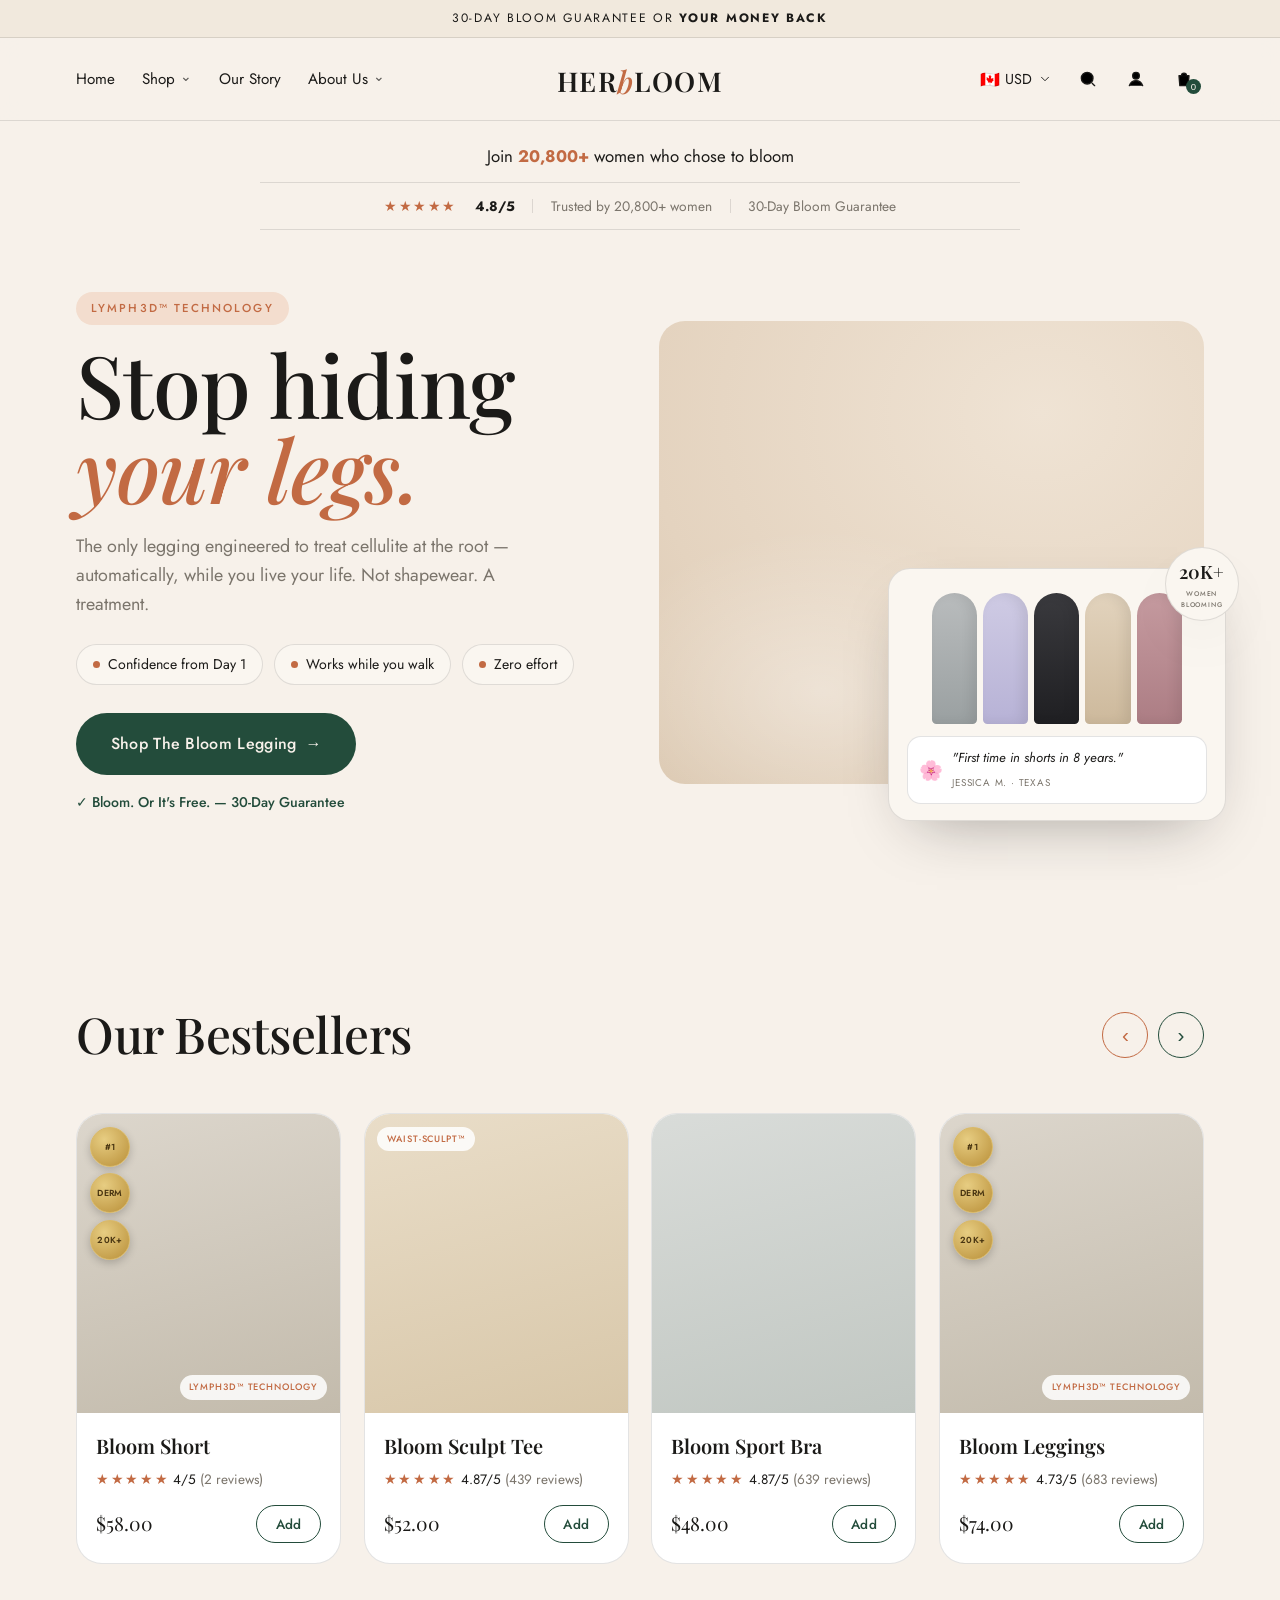
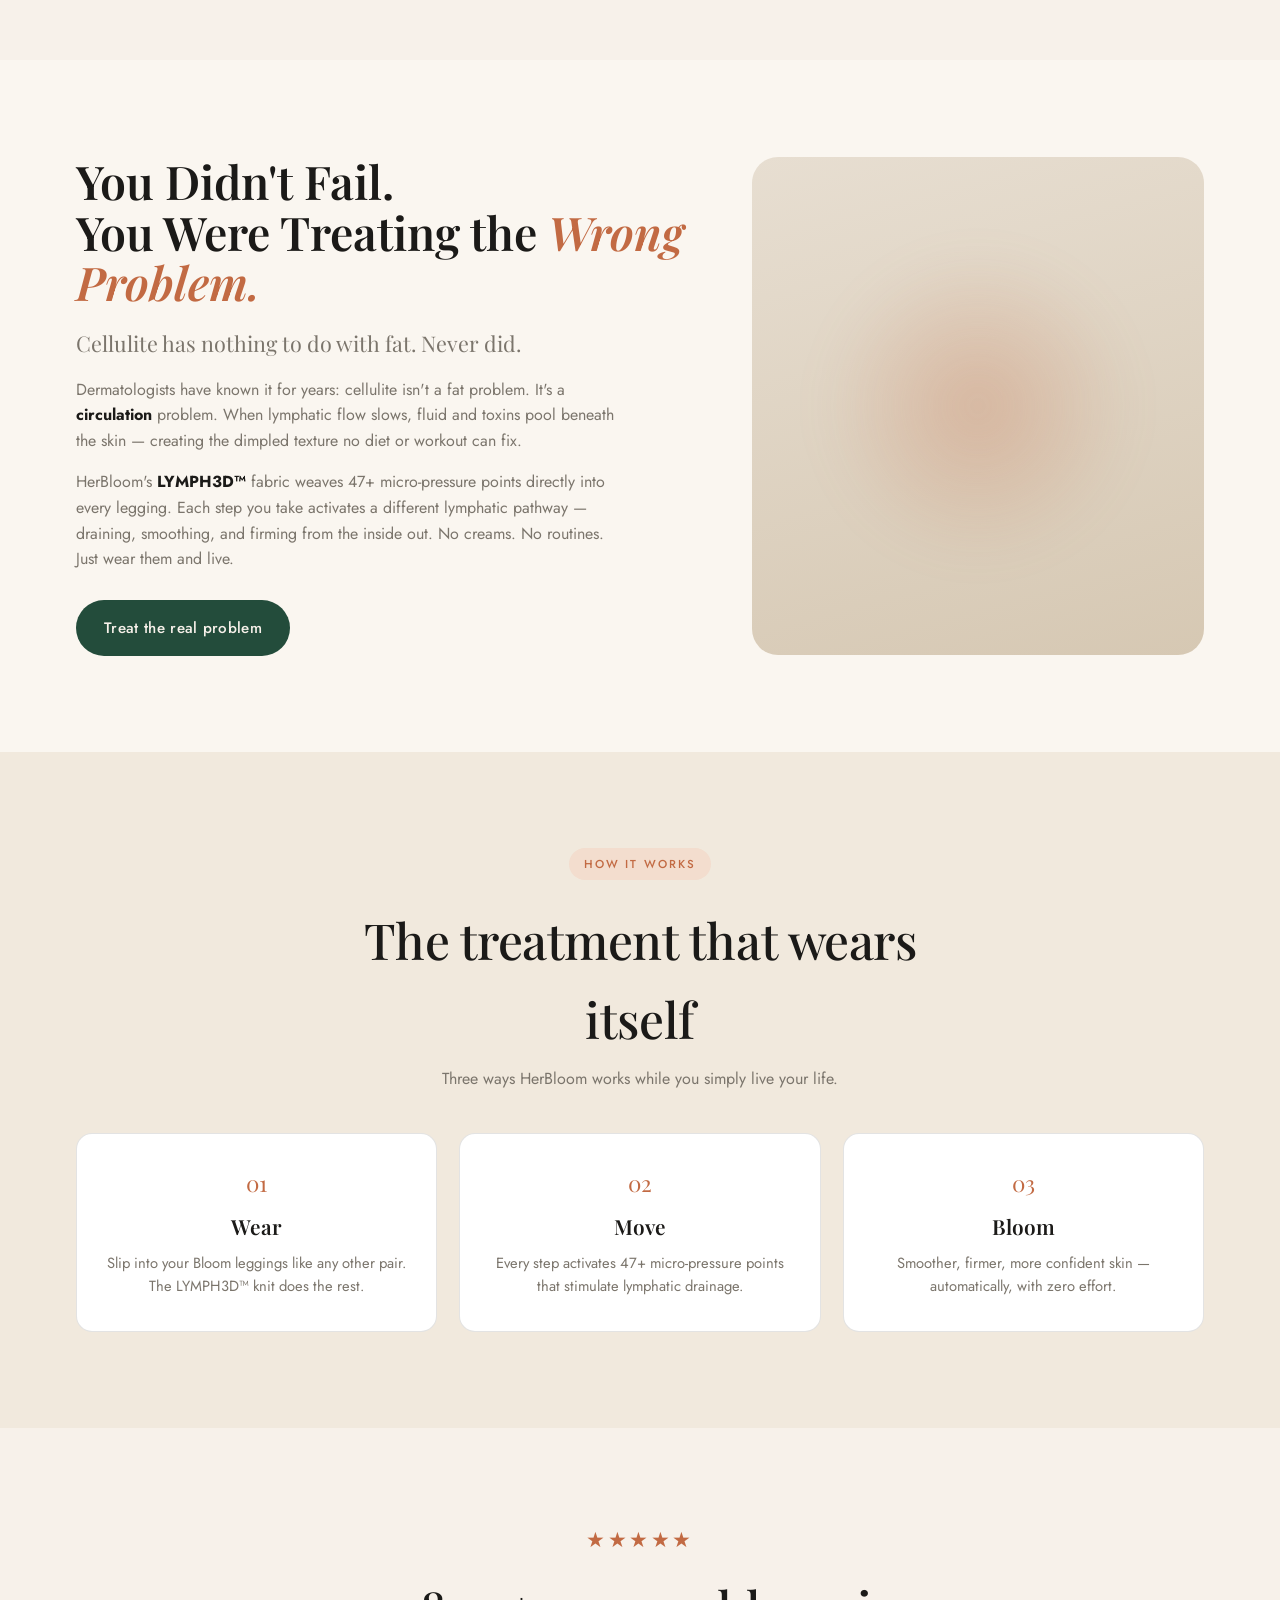
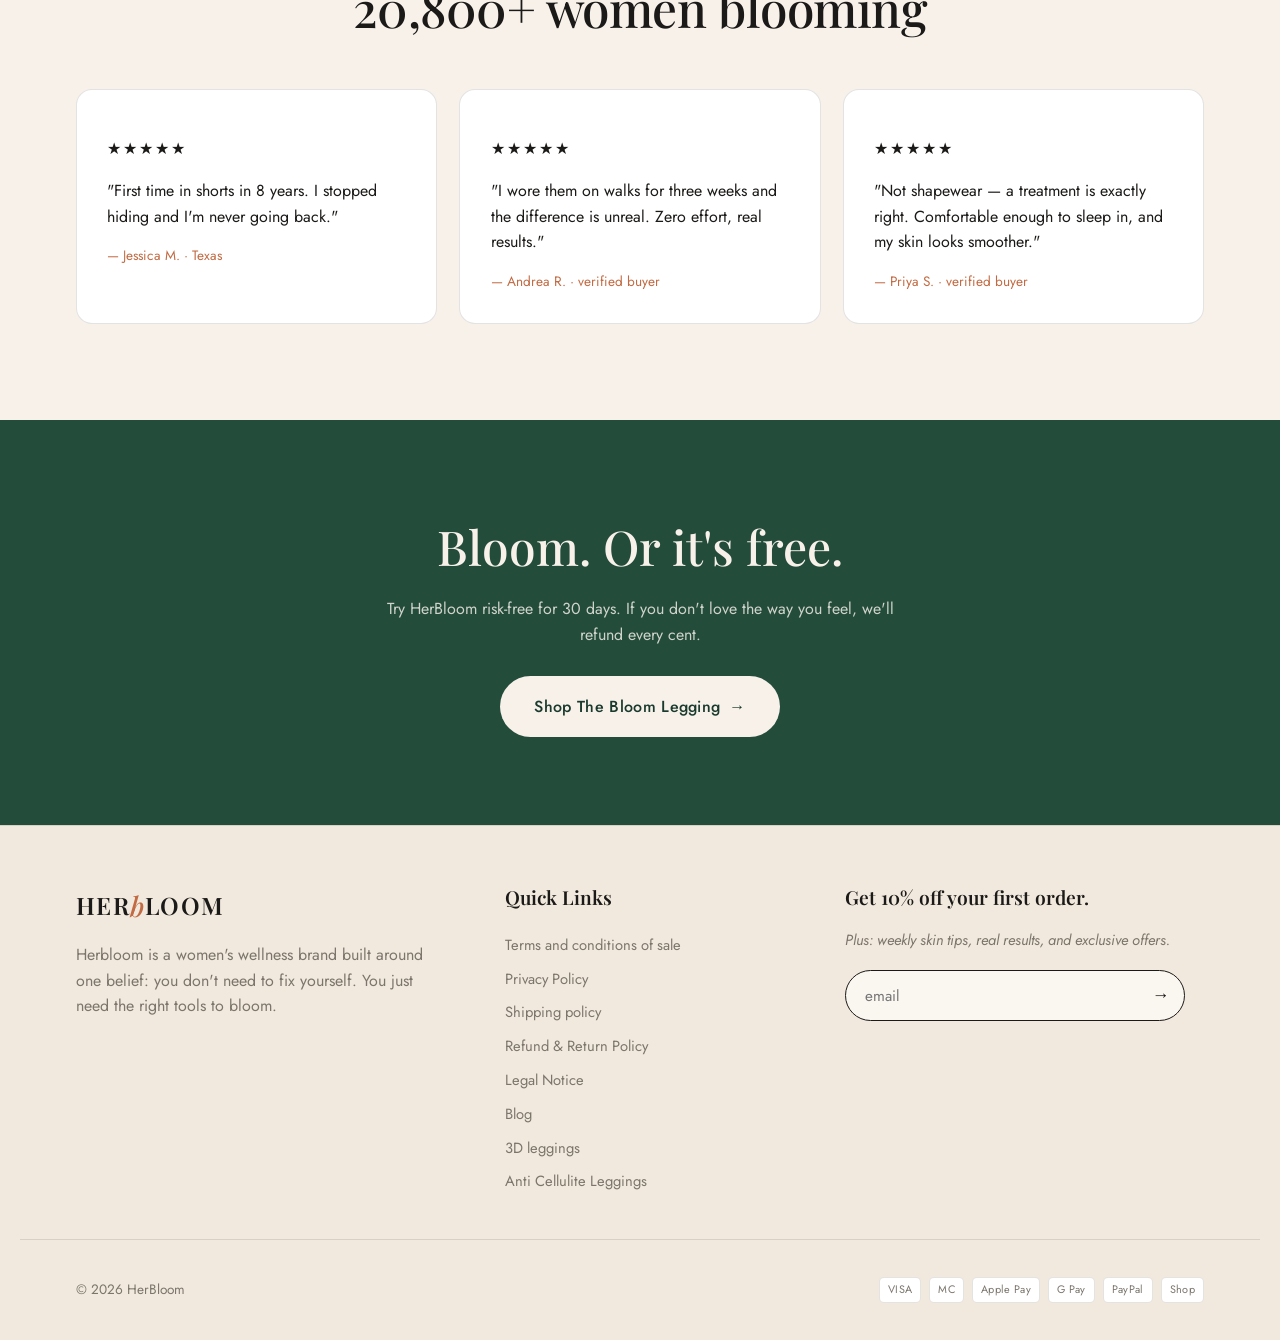
<file: index.html>
<!DOCTYPE html>
<html lang="en">
<head>
  <meta charset="UTF-8" />
  <meta name="viewport" content="width=device-width, initial-scale=1.0" />
  <title>HerBloom — Stop Hiding Your Legs. The Anti-Cellulite Legging.</title>
  <meta name="description" content="HerBloom leggings are engineered with LYMPH3D™ technology to treat cellulite at the root — automatically, while you live your life. Not shapewear. A treatment." />
  <link rel="preconnect" href="https://fonts.googleapis.com" />
  <link rel="preconnect" href="https://fonts.gstatic.com" crossorigin />
  <link rel="stylesheet" href="styles.css" />
</head>
<body>
  <!-- Announcement bar -->
  <div class="announce">
    <span>30-DAY BLOOM GUARANTEE OR <strong>YOUR MONEY BACK</strong></span>
  </div>

  <!-- Header -->
  <header class="header" id="top">
    <div class="container header__inner">
      <button class="icon-btn header__menu" aria-label="Open menu" id="menuToggle">
        <svg viewBox="0 0 24 24" width="22" height="22" aria-hidden="true"><path d="M3 6h18M3 12h18M3 18h18" stroke="currentColor" stroke-width="1.6" stroke-linecap="round"/></svg>
      </button>

      <nav class="nav nav--left" aria-label="Primary">
        <a href="#top">Home</a>
        <a href="#bestsellers" class="has-caret">Shop</a>
        <a href="#story">Our Story</a>
        <a href="#about" class="has-caret">About Us</a>
      </nav>

      <a href="#top" class="logo" aria-label="HerBloom home">
        <span class="logo__her">HER</span><span class="logo__b">b</span><span class="logo__loom">LOOM</span>
      </a>

      <div class="header__actions">
        <button class="pill-select" type="button" aria-label="Currency">
          <span class="flag">🇨🇦</span> USD
          <svg viewBox="0 0 24 24" width="14" height="14" aria-hidden="true"><path d="M6 9l6 6 6-6" stroke="currentColor" stroke-width="1.6" fill="none" stroke-linecap="round"/></svg>
        </button>
        <button class="icon-btn" aria-label="Search">
          <svg viewBox="0 0 24 24" width="20" height="20" aria-hidden="true"><circle cx="11" cy="11" r="7" stroke="currentColor" stroke-width="1.6"/><path d="M20 20l-3-3" stroke="currentColor" stroke-width="1.6" stroke-linecap="round"/></svg>
        </button>
        <button class="icon-btn" aria-label="Account">
          <svg viewBox="0 0 24 24" width="20" height="20" aria-hidden="true"><circle cx="12" cy="8" r="4" stroke="currentColor" stroke-width="1.6"/><path d="M4 20c1.5-4 5-6 8-6s6.5 2 8 6" stroke="currentColor" stroke-width="1.6" stroke-linecap="round"/></svg>
        </button>
        <button class="icon-btn icon-btn--cart" aria-label="Cart">
          <svg viewBox="0 0 24 24" width="20" height="20" aria-hidden="true"><path d="M6 8h12l-1 12H7L6 8Z" stroke="currentColor" stroke-width="1.6" stroke-linejoin="round"/><path d="M9 8a3 3 0 0 1 6 0" stroke="currentColor" stroke-width="1.6"/></svg>
          <span class="cart-count">0</span>
        </button>
      </div>
    </div>

    <div class="mobile-menu" id="mobileMenu" hidden>
      <a href="#top">Home</a>
      <a href="#bestsellers">Shop</a>
      <a href="#story">Our Story</a>
      <a href="#about">About Us</a>
    </div>
  </header>

  <!-- Sub-hero trust line -->
  <div class="subhero">
    <p class="subhero__join">Join <strong>20,800+</strong> women who chose to bloom</p>
    <div class="subhero__bar">
      <span class="stars">★★★★★</span>
      <strong>4.8/5</strong>
      <span class="divider"></span>
      <span>Trusted by 20,800+ women</span>
      <span class="divider"></span>
      <span>30-Day Bloom Guarantee</span>
    </div>
  </div>

  <main>
    <!-- Hero -->
    <section class="hero">
      <div class="container hero__inner">
        <div class="hero__copy">
          <span class="tag">LYMPH3D™ TECHNOLOGY</span>
          <h1 class="hero__title">Stop hiding<br/><em>your legs.</em></h1>
          <p class="hero__lede">The only legging engineered to treat cellulite at the root — automatically, while you live your life. Not shapewear. A treatment.</p>
          <ul class="feature-pills">
            <li><span class="dot"></span>Confidence from Day 1</li>
            <li><span class="dot"></span>Works while you walk</li>
            <li><span class="dot"></span>Zero effort</li>
          </ul>
          <a href="#bestsellers" class="btn btn--primary btn--lg">Shop The Bloom Legging <span class="arrow">→</span></a>
          <p class="guarantee">✓ Bloom. Or It's Free. — 30-Day Guarantee</p>
        </div>

        <div class="hero__visual">
          <div class="hero__photo" role="img" aria-label="Woman relaxing while wearing HerBloom leggings"></div>
          <div class="hero__card">
            <span class="hero__badge">20K+<small>WOMEN<br/>BLOOMING</small></span>
            <div class="legging-fan" aria-hidden="true">
              <span class="leg leg--gray"></span>
              <span class="leg leg--lav"></span>
              <span class="leg leg--black"></span>
              <span class="leg leg--beige"></span>
              <span class="leg leg--mauve"></span>
            </div>
            <div class="hero__quote">
              <span class="hero__avatar">🌸</span>
              <div>
                <p>"First time in shorts in 8 years."</p>
                <small>JESSICA M. · TEXAS</small>
              </div>
            </div>
          </div>
        </div>
      </div>
    </section>

    <!-- Bestsellers -->
    <section class="section" id="bestsellers">
      <div class="container">
        <div class="bestsellers__head">
          <h2 class="section__title">Our Bestsellers</h2>
          <div class="carousel-nav">
            <button class="round-btn" aria-label="Previous">‹</button>
            <button class="round-btn round-btn--dark" aria-label="Next">›</button>
          </div>
        </div>

        <div class="products">
          <article class="card">
            <div class="card__media card__media--stone">
              <div class="badges"><span class="gold">#1</span><span class="gold">DERM</span><span class="gold">20K+</span></div>
              <span class="card__tag">LYMPH3D™ TECHNOLOGY</span>
            </div>
            <div class="card__body">
              <h3 class="card__title">Bloom Short</h3>
              <p class="card__rating"><span class="stars">★★★★★</span> 4/5 <span class="muted">(2 reviews)</span></p>
              <div class="card__foot"><span class="card__price">$58.00</span><button class="btn btn--add">Add</button></div>
            </div>
          </article>

          <article class="card">
            <div class="card__media card__media--sand">
              <span class="card__tag card__tag--left">WAIST-SCULPT™</span>
            </div>
            <div class="card__body">
              <h3 class="card__title">Bloom Sculpt Tee</h3>
              <p class="card__rating"><span class="stars">★★★★★</span> 4.87/5 <span class="muted">(439 reviews)</span></p>
              <div class="card__foot"><span class="card__price">$52.00</span><button class="btn btn--add">Add</button></div>
            </div>
          </article>

          <article class="card">
            <div class="card__media card__media--mist"></div>
            <div class="card__body">
              <h3 class="card__title">Bloom Sport Bra</h3>
              <p class="card__rating"><span class="stars">★★★★★</span> 4.87/5 <span class="muted">(639 reviews)</span></p>
              <div class="card__foot"><span class="card__price">$48.00</span><button class="btn btn--add">Add</button></div>
            </div>
          </article>

          <article class="card">
            <div class="card__media card__media--stone">
              <div class="badges"><span class="gold">#1</span><span class="gold">DERM</span><span class="gold">20K+</span></div>
              <span class="card__tag">LYMPH3D™ TECHNOLOGY</span>
            </div>
            <div class="card__body">
              <h3 class="card__title">Bloom Leggings</h3>
              <p class="card__rating"><span class="stars">★★★★★</span> 4.73/5 <span class="muted">(683 reviews)</span></p>
              <div class="card__foot"><span class="card__price">$74.00</span><button class="btn btn--add">Add</button></div>
            </div>
          </article>
        </div>
      </div>
    </section>

    <!-- Problem / Solution -->
    <section class="problem" id="story">
      <div class="container problem__inner">
        <div class="problem__copy">
          <h2 class="problem__title">You Didn't Fail.<br/>You Were Treating the <em>Wrong Problem.</em></h2>
          <p class="problem__lead">Cellulite has nothing to do with fat. Never did.</p>
          <p>Dermatologists have known it for years: cellulite isn't a fat problem. It's a <strong>circulation</strong> problem. When lymphatic flow slows, fluid and toxins pool beneath the skin — creating the dimpled texture no diet or workout can fix.</p>
          <p>HerBloom's <strong>LYMPH3D™</strong> fabric weaves 47+ micro-pressure points directly into every legging. Each step you take activates a different lymphatic pathway — draining, smoothing, and firming from the inside out. No creams. No routines. Just wear them and live.</p>
          <a href="#bestsellers" class="btn btn--primary">Treat the real problem</a>
        </div>
        <div class="problem__media" aria-hidden="true"><span class="problem__glow"></span></div>
      </div>
    </section>

    <!-- How it works -->
    <section class="section section--cream" id="about">
      <div class="container">
        <div class="section__head section__head--center">
          <span class="tag">HOW IT WORKS</span>
          <h2 class="section__title">The treatment that wears itself</h2>
          <p class="section__sub">Three ways HerBloom works while you simply live your life.</p>
        </div>
        <div class="steps3">
          <div class="step"><span class="step__num">01</span><h3>Wear</h3><p>Slip into your Bloom leggings like any other pair. The LYMPH3D™ knit does the rest.</p></div>
          <div class="step"><span class="step__num">02</span><h3>Move</h3><p>Every step activates 47+ micro-pressure points that stimulate lymphatic drainage.</p></div>
          <div class="step"><span class="step__num">03</span><h3>Bloom</h3><p>Smoother, firmer, more confident skin — automatically, with zero effort.</p></div>
        </div>
      </div>
    </section>

    <!-- Reviews -->
    <section class="section" id="reviews">
      <div class="section__head section__head--center">
        <span class="stars stars--lg">★★★★★</span>
        <h2 class="section__title">20,800+ women blooming</h2>
      </div>
      <div class="container reviews">
        <blockquote class="review">
          <p class="stars">★★★★★</p>
          <p>"First time in shorts in 8 years. I stopped hiding and I'm never going back."</p>
          <footer>— Jessica M. · Texas</footer>
        </blockquote>
        <blockquote class="review">
          <p class="stars">★★★★★</p>
          <p>"I wore them on walks for three weeks and the difference is unreal. Zero effort, real results."</p>
          <footer>— Andrea R. · verified buyer</footer>
        </blockquote>
        <blockquote class="review">
          <p class="stars">★★★★★</p>
          <p>"Not shapewear — a treatment is exactly right. Comfortable enough to sleep in, and my skin looks smoother."</p>
          <footer>— Priya S. · verified buyer</footer>
        </blockquote>
      </div>
    </section>

    <!-- Guarantee CTA -->
    <section class="cta-band">
      <div class="container">
        <h2>Bloom. Or it's free.</h2>
        <p>Try HerBloom risk-free for 30 days. If you don't love the way you feel, we'll refund every cent.</p>
        <a href="#bestsellers" class="btn btn--primary btn--lg">Shop The Bloom Legging <span class="arrow">→</span></a>
      </div>
    </section>
  </main>

  <!-- Footer -->
  <footer class="footer">
    <div class="container footer__grid">
      <div class="footer__brand">
        <a href="#top" class="logo logo--footer"><span class="logo__her">HER</span><span class="logo__b">b</span><span class="logo__loom">LOOM</span></a>
        <p>Herbloom is a women's wellness brand built around one belief: you don't need to fix yourself. You just need the right tools to bloom.</p>
      </div>
      <div class="footer__col">
        <h4>Quick Links</h4>
        <a href="#">Terms and conditions of sale</a>
        <a href="#">Privacy Policy</a>
        <a href="#">Shipping policy</a>
        <a href="#">Refund &amp; Return Policy</a>
        <a href="#">Legal Notice</a>
        <a href="#">Blog</a>
        <a href="#">3D leggings</a>
        <a href="#">Anti Cellulite Leggings</a>
      </div>
      <div class="footer__signup">
        <h4>Get 10% off your first order.</h4>
        <p class="footer__signup-sub"><em>Plus: weekly skin tips, real results, and exclusive offers.</em></p>
        <form class="footer__form" id="signupForm">
          <label class="sr-only" for="email">Email address</label>
          <input id="email" name="email" type="email" placeholder="email" required />
          <button class="footer__send" type="submit" aria-label="Subscribe">→</button>
        </form>
        <p class="footer__note" id="signupNote" hidden>Welcome to the bloom ✿</p>
      </div>
    </div>
    <div class="container footer__bottom">
      <p>© <span id="year"></span> HerBloom</p>
      <div class="pay">
        <span>VISA</span><span>MC</span><span>Apple Pay</span><span>G Pay</span><span>PayPal</span><span>Shop</span>
      </div>
    </div>
  </footer>

  <script src="script.js"></script>
</body>
</html>
</file>
<file: styles.css>
/* ============================================================
   HerBloom — landing page styles
   Anti-cellulite legging / women's wellness brand
   Palette: warm cream, deep pine green, terracotta accent
   ============================================================ */

@import url('https://fonts.googleapis.com/css2?family=Playfair+Display:ital,wght@0,400;0,500;0,600;0,700;1,400;1,500;1,600&family=Jost:wght@300;400;500;600&display=swap');

:root {
  --cream: #f7f1ea;
  --cream-2: #f1e9dd;
  --cream-3: #faf6f0;
  --white: #ffffff;
  --green: #234c3b;
  --green-dark: #1a3a2d;
  --terra: #c26a43;
  --terra-soft: #f3ddce;
  --ink: #1b1a18;
  --muted: #7b756c;
  --line: rgba(27, 26, 24, 0.12);
  --gold: #c8a24a;

  --font-serif: 'Playfair Display', Georgia, 'Times New Roman', serif;
  --font-sans: 'Jost', -apple-system, BlinkMacSystemFont, 'Segoe UI', sans-serif;

  --radius: 16px;
  --radius-lg: 26px;
  --maxw: 1240px;
  --shadow: 0 24px 60px -28px rgba(27, 26, 24, 0.4);
}

*, *::before, *::after { box-sizing: border-box; }
html { scroll-behavior: smooth; }
body {
  margin: 0;
  font-family: var(--font-sans);
  color: var(--ink);
  background: var(--cream);
  line-height: 1.6;
  -webkit-font-smoothing: antialiased;
}
img { max-width: 100%; display: block; }
a { color: inherit; text-decoration: none; }

.container {
  width: 100%;
  max-width: var(--maxw);
  margin-inline: auto;
  padding-inline: clamp(20px, 5vw, 56px);
}
.sr-only {
  position: absolute; width: 1px; height: 1px; padding: 0; margin: -1px;
  overflow: hidden; clip: rect(0,0,0,0); white-space: nowrap; border: 0;
}

.tag {
  display: inline-block;
  background: var(--terra-soft);
  color: var(--terra);
  font-size: 0.72rem;
  letter-spacing: 0.18em;
  text-transform: uppercase;
  font-weight: 500;
  padding: 0.45rem 0.95rem;
  border-radius: 100px;
}

.stars { color: var(--terra); letter-spacing: 0.12em; }
.stars--lg { font-size: 1.3rem; display: inline-block; margin-bottom: 0.4rem; }
.muted { color: var(--muted); }

/* ---------- Buttons ---------- */
.btn {
  display: inline-flex; align-items: center; justify-content: center; gap: 0.55rem;
  padding: 0.9rem 1.7rem; border-radius: 100px;
  font-family: var(--font-sans); font-size: 0.95rem; font-weight: 500;
  letter-spacing: 0.02em; cursor: pointer; border: 1.5px solid transparent;
  transition: transform 0.2s ease, background 0.2s ease, color 0.2s ease, box-shadow 0.2s ease;
}
.btn:hover { transform: translateY(-2px); }
.btn--primary { background: var(--green); color: var(--cream); }
.btn--primary:hover { background: var(--green-dark); box-shadow: var(--shadow); }
.btn--lg { padding: 1.05rem 2.1rem; font-size: 1rem; }
.btn .arrow { transition: transform 0.2s; }
.btn:hover .arrow { transform: translateX(4px); }
.btn--add {
  padding: 0.5rem 1.15rem; background: transparent; color: var(--green);
  border: 1.5px solid var(--green); font-size: 0.85rem; border-radius: 100px;
}
.btn--add:hover { background: var(--green); color: var(--cream); }

/* ---------- Announcement bar ---------- */
.announce {
  background: var(--cream-2);
  color: var(--ink);
  text-align: center;
  font-size: 0.76rem;
  letter-spacing: 0.14em;
  text-transform: uppercase;
  padding: 0.55rem 1rem;
  border-bottom: 1px solid var(--line);
}
.announce strong { color: var(--ink); }

/* ---------- Header ---------- */
.header {
  position: sticky; top: 0; z-index: 50;
  background: rgba(247, 241, 234, 0.9);
  backdrop-filter: blur(12px);
  border-bottom: 1px solid var(--line);
}
.header__inner {
  display: grid; grid-template-columns: 1fr auto 1fr;
  align-items: center; gap: 1rem; padding-block: 1rem;
}
.nav { display: flex; gap: 1.7rem; font-size: 0.95rem; }
.nav--left { justify-content: flex-start; }
.nav a { position: relative; display: inline-flex; align-items: center; gap: 0.3rem; color: var(--ink); transition: color 0.2s; }
.nav a.has-caret::after { content: "⌄"; font-size: 0.9em; position: relative; top: -2px; opacity: 0.7; }
.nav a:hover { color: var(--terra); }

.logo {
  display: inline-flex; align-items: baseline; justify-self: center;
  font-family: var(--font-serif); font-weight: 600;
  font-size: 1.7rem; letter-spacing: 0.06em; color: var(--ink);
}
.logo__b {
  font-style: italic; color: var(--terra); font-weight: 500;
  margin: 0 -0.02em; transform: translateY(2px); font-size: 1.15em;
}

.header__actions { display: flex; align-items: center; gap: 0.5rem; justify-self: end; }
.pill-select {
  display: inline-flex; align-items: center; gap: 0.35rem;
  background: transparent; border: none; cursor: pointer;
  font-family: var(--font-sans); font-size: 0.9rem; color: var(--ink); padding: 0.4rem 0.5rem;
}
.pill-select .flag { font-size: 1rem; }
.icon-btn {
  position: relative; display: inline-grid; place-items: center;
  width: 40px; height: 40px; border: none; background: transparent;
  color: var(--ink); cursor: pointer; border-radius: 50%; transition: background 0.2s;
}
.icon-btn:hover { background: var(--cream-2); }
.icon-btn--cart .cart-count {
  position: absolute; bottom: 5px; right: 3px;
  background: var(--green); color: var(--cream);
  font-size: 0.6rem; min-width: 15px; height: 15px; border-radius: 10px;
  display: grid; place-items: center; padding: 0 4px;
}
.header__menu { display: none; grid-column: 1; justify-self: start; }
[hidden] { display: none !important; }
.mobile-menu {
  display: flex; flex-direction: column;
  padding: 0.4rem clamp(20px, 5vw, 56px) 1rem;
  border-top: 1px solid var(--line);
}
.mobile-menu a { padding: 0.65rem 0; font-size: 1.05rem; border-bottom: 1px solid var(--line); }

/* ---------- Sub-hero ---------- */
.subhero { text-align: center; padding: 1.4rem 1rem 0.4rem; }
.subhero__join { font-size: 1.05rem; margin: 0 0 0.7rem; }
.subhero__join strong { color: var(--terra); }
.subhero__bar {
  display: flex; align-items: center; justify-content: center; flex-wrap: wrap;
  gap: 0.7rem 1.1rem; font-size: 0.86rem; color: var(--muted);
  border-block: 1px solid var(--line); padding: 0.75rem 0; max-width: 760px; margin: 0.4rem auto 0;
}
.subhero__bar strong { color: var(--ink); }
.divider { width: 1px; height: 14px; background: var(--line); }

/* ---------- Hero ---------- */
.hero { padding-block: clamp(2rem, 5vw, 3.5rem) clamp(3rem, 7vw, 5rem); }
.hero__inner {
  display: grid; grid-template-columns: 1fr 1.05fr; align-items: center; gap: clamp(2rem, 5vw, 4rem);
}
.hero__title {
  font-family: var(--font-serif); font-weight: 500;
  font-size: clamp(3rem, 7vw, 5.4rem); line-height: 0.98;
  letter-spacing: -0.01em; color: var(--ink); margin: 1.1rem 0 1.3rem;
}
.hero__title em { font-style: italic; color: var(--terra); font-weight: 500; }
.hero__lede { font-size: 1.12rem; max-width: 30rem; color: var(--muted); margin: 0 0 1.6rem; }
.feature-pills { display: flex; flex-wrap: wrap; gap: 0.7rem; list-style: none; padding: 0; margin: 0 0 1.8rem; }
.feature-pills li {
  display: inline-flex; align-items: center; gap: 0.5rem;
  background: var(--cream-3); border: 1px solid var(--line);
  padding: 0.5rem 1rem; border-radius: 100px; font-size: 0.88rem;
}
.feature-pills .dot { width: 7px; height: 7px; border-radius: 50%; background: var(--terra); }
.guarantee { color: var(--green); font-size: 0.88rem; margin: 1rem 0 0; font-weight: 500; }

/* Hero visual */
.hero__visual { position: relative; }
.hero__photo {
  aspect-ratio: 4 / 3.4; border-radius: var(--radius-lg);
  background:
    radial-gradient(120% 120% at 70% 20%, #efe3d4 0%, #e4d3bf 60%, #d8c4ab 100%);
  position: relative; overflow: hidden;
}
.hero__photo::after {
  content: "";  position: absolute; inset: 0;
  background: radial-gradient(60% 50% at 30% 80%, rgba(255,255,255,0.35), transparent 70%);
}
.hero__card {
  position: absolute; right: -4%; bottom: -8%; width: 62%;
  background: var(--cream-3); border-radius: 22px; box-shadow: var(--shadow);
  padding: 1.1rem 1.1rem 1rem; border: 1px solid var(--line);
}
.hero__badge {
  position: absolute; top: -22px; right: -14px;
  width: 74px; height: 74px; border-radius: 50%;
  background: var(--cream-3); box-shadow: var(--shadow);
  display: grid; place-content: center; text-align: center;
  font-family: var(--font-serif); font-weight: 600; font-size: 1.15rem; color: var(--ink);
  border: 1px solid var(--line);
}
.hero__badge small { display: block; font-family: var(--font-sans); font-weight: 500; font-size: 0.42rem; letter-spacing: 0.12em; color: var(--muted); margin-top: 2px; }
.legging-fan { display: flex; justify-content: center; gap: 6px; height: 150px; align-items: flex-end; padding: 0.4rem 0 0.8rem; }
.leg { width: 15%; height: 100%; border-radius: 40px 40px 8px 8px; box-shadow: inset -6px 0 12px rgba(0,0,0,0.08); }
.leg--gray { background: linear-gradient(180deg, #b9bcbd, #9aa0a1); }
.leg--lav { background: linear-gradient(180deg, #cfcbe4, #b7b2d6); }
.leg--black { background: linear-gradient(180deg, #3a3a3e, #1f1f22); }
.leg--beige { background: linear-gradient(180deg, #e2d3bd, #cdb99c); }
.leg--mauve { background: linear-gradient(180deg, #c69ba0, #ac7d84); }
.hero__quote { display: flex; gap: 0.6rem; align-items: center; background: var(--white); border-radius: 14px; padding: 0.6rem 0.7rem; border: 1px solid var(--line); }
.hero__avatar { font-size: 1.2rem; }
.hero__quote p { margin: 0; font-style: italic; font-size: 0.82rem; color: var(--ink); }
.hero__quote small { font-size: 0.62rem; letter-spacing: 0.08em; color: var(--muted); }

/* ---------- Sections ---------- */
.section { padding-block: clamp(3.5rem, 8vw, 6rem); }
.section--cream { background: var(--cream-2); }
.section__head { margin-bottom: 2.6rem; }
.section__head--center { text-align: center; max-width: 42rem; margin-inline: auto; }
.section__head--center .tag { margin-bottom: 0.9rem; }
.section__title {
  font-family: var(--font-serif); font-weight: 500;
  font-size: clamp(2rem, 4.5vw, 3.1rem); color: var(--ink);
  margin: 0.3rem 0 0.5rem; letter-spacing: -0.01em;
}
.section__sub { color: var(--muted); margin: 0; }

/* ---------- Bestsellers ---------- */
.bestsellers__head { display: flex; align-items: center; justify-content: space-between; margin-bottom: 2rem; }
.carousel-nav { display: flex; gap: 0.6rem; }
.round-btn {
  width: 46px; height: 46px; border-radius: 50%; cursor: pointer;
  border: 1.5px solid var(--terra); background: transparent; color: var(--terra);
  font-size: 1.3rem; line-height: 1; display: grid; place-items: center; transition: all 0.2s;
}
.round-btn:hover { background: var(--terra); color: var(--cream); }
.round-btn--dark { border-color: var(--green); color: var(--green); }
.round-btn--dark:hover { background: var(--green); color: var(--cream); }

.products { display: grid; grid-template-columns: repeat(4, 1fr); gap: 1.4rem; }
.card {
  background: var(--white); border-radius: var(--radius-lg); overflow: hidden;
  border: 1px solid var(--line); display: flex; flex-direction: column;
  transition: transform 0.25s ease, box-shadow 0.25s ease;
}
.card:hover { transform: translateY(-6px); box-shadow: var(--shadow); }
.card__media { position: relative; aspect-ratio: 3 / 3.4; }
.card__media--stone { background: linear-gradient(165deg, #dcd6cc, #c3bbac); }
.card__media--sand { background: linear-gradient(165deg, #e9ddc8, #d8c7a9); }
.card__media--mist { background: linear-gradient(165deg, #d9dcd9, #c1c7c2); }
.badges { position: absolute; top: 0.8rem; left: 0.8rem; display: flex; flex-direction: column; gap: 0.4rem; }
.gold {
  width: 40px; height: 40px; border-radius: 50%;
  background: radial-gradient(circle at 35% 30%, #e7cd82, #b98f38);
  color: #4a3612; font-size: 0.55rem; font-weight: 600; letter-spacing: 0.02em;
  display: grid; place-items: center; box-shadow: 0 3px 8px rgba(0,0,0,0.2);
  border: 1.5px solid #d9b968;
}
.card__tag {
  position: absolute; bottom: 0.8rem; right: 0.8rem;
  background: rgba(255,255,255,0.85); color: var(--terra);
  font-size: 0.58rem; letter-spacing: 0.1em; text-transform: uppercase;
  padding: 0.3rem 0.6rem; border-radius: 100px; font-weight: 500;
}
.card__tag--left { left: 0.8rem; right: auto; top: 0.8rem; bottom: auto; }
.card__body { padding: 1.1rem 1.2rem 1.3rem; display: flex; flex-direction: column; gap: 0.4rem; flex: 1; }
.card__title { font-family: var(--font-serif); font-weight: 600; font-size: 1.25rem; color: var(--ink); margin: 0; }
.card__rating { font-size: 0.85rem; margin: 0; }
.card__foot { display: flex; align-items: center; justify-content: space-between; margin-top: auto; padding-top: 0.5rem; }
.card__price { font-family: var(--font-serif); font-size: 1.2rem; color: var(--ink); }

/* ---------- Problem / Solution ---------- */
.problem { padding-block: clamp(3.5rem, 8vw, 6rem); background: var(--cream-3); }
.problem__inner { display: grid; grid-template-columns: 1.15fr 0.85fr; gap: clamp(2rem, 5vw, 4rem); align-items: center; }
.problem__title {
  font-family: var(--font-serif); font-weight: 600;
  font-size: clamp(1.9rem, 4vw, 2.9rem); line-height: 1.08; color: var(--ink); margin: 0 0 1.2rem;
}
.problem__title em { font-style: italic; color: var(--terra); }
.problem__lead { font-family: var(--font-serif); font-size: 1.35rem; color: var(--ink); margin: 0 0 1rem; }
.problem__copy p { color: var(--muted); margin: 0 0 1rem; max-width: 34rem; }
.problem__copy strong { color: var(--ink); }
.problem__copy .btn { margin-top: 0.8rem; }
.problem__media {
  aspect-ratio: 4 / 4.4; border-radius: var(--radius-lg); position: relative;
  background: linear-gradient(165deg, #e7ded1, #d6c8b3);
  display: grid; place-items: center; font-size: 5rem; overflow: hidden;
}
.problem__glow {
  position: absolute; width: 70%; aspect-ratio: 1; border-radius: 50%;
  background: radial-gradient(circle, rgba(194,106,67,0.28), transparent 70%); filter: blur(20px);
}

/* ---------- Steps ---------- */
.steps3 { display: grid; grid-template-columns: repeat(3, 1fr); gap: 1.4rem; }
.step {
  background: var(--white); border-radius: var(--radius); padding: 2rem 1.6rem;
  border: 1px solid var(--line); text-align: center; transition: transform 0.25s;
}
.step:hover { transform: translateY(-5px); }
.step__num { font-family: var(--font-serif); font-size: 1.4rem; color: var(--terra); }
.step h3 { font-family: var(--font-serif); font-weight: 600; color: var(--ink); font-size: 1.3rem; margin: 0.5rem 0 0.5rem; }
.step p { color: var(--muted); font-size: 0.92rem; margin: 0; }

/* ---------- Reviews ---------- */
.reviews { display: grid; grid-template-columns: repeat(3, 1fr); gap: 1.4rem; }
.review { background: var(--white); border-radius: var(--radius); padding: 1.9rem; margin: 0; border: 1px solid var(--line); }
.review .stars { display: block; margin-bottom: 0.8rem; }
.review p { color: var(--ink); }
.review footer { margin-top: 1rem; font-size: 0.85rem; color: var(--terra); }

/* ---------- CTA band ---------- */
.cta-band { background: var(--green); color: var(--cream); text-align: center; padding-block: clamp(3.5rem, 8vw, 5.5rem); }
.cta-band h2 { font-family: var(--font-serif); font-weight: 500; font-size: clamp(2rem, 4.5vw, 3rem); margin: 0 0 0.7rem; }
.cta-band p { color: rgba(247,241,234,0.82); max-width: 34rem; margin: 0 auto 1.8rem; }
.cta-band .btn--primary { background: var(--cream); color: var(--green-dark); }
.cta-band .btn--primary:hover { background: var(--white); }

/* ---------- Footer ---------- */
.footer { background: var(--cream-2); color: var(--ink); padding-top: 3.5rem; border-top: 1px solid var(--line); }
.footer__grid { display: grid; grid-template-columns: 1.3fr 1fr 1.2fr; gap: 2.5rem; padding-bottom: 2.5rem; }
.logo--footer { font-size: 1.5rem; justify-self: start; }
.footer__brand p { color: var(--muted); max-width: 22rem; margin-top: 1rem; }
.footer__col h4, .footer__signup h4 { font-family: var(--font-serif); font-weight: 600; font-size: 1.2rem; margin: 0 0 1rem; }
.footer__col a { display: block; color: var(--muted); padding: 0.32rem 0; font-size: 0.92rem; transition: color 0.2s; }
.footer__col a:hover { color: var(--terra); }
.footer__signup-sub { color: var(--muted); font-size: 0.92rem; margin: 0 0 1.1rem; }
.footer__form { display: flex; align-items: center; border: 1.5px solid var(--ink); border-radius: 100px; overflow: hidden; max-width: 340px; background: var(--cream-3); }
.footer__form input { flex: 1; border: none; background: transparent; padding: 0.85rem 1.2rem; font-family: var(--font-sans); font-size: 0.95rem; color: var(--ink); }
.footer__form input:focus { outline: none; }
.footer__send { width: 46px; align-self: stretch; border: none; background: transparent; color: var(--ink); font-size: 1.1rem; cursor: pointer; }
.footer__send:hover { color: var(--terra); }
.footer__note { color: var(--green); font-weight: 500; margin-top: 0.8rem; }
.footer__bottom { display: flex; justify-content: space-between; align-items: center; padding-block: 1.6rem; flex-wrap: wrap; gap: 0.8rem; font-size: 0.85rem; color: var(--muted); border-top: 1px solid var(--line); }
.pay { display: flex; gap: 0.5rem; flex-wrap: wrap; }
.pay span { background: var(--white); border: 1px solid var(--line); border-radius: 5px; padding: 0.2rem 0.5rem; font-size: 0.68rem; letter-spacing: 0.03em; color: var(--muted); }

/* ---------- Responsive ---------- */
@media (max-width: 980px) {
  .hero__inner, .problem__inner { grid-template-columns: 1fr; }
  .hero__visual { max-width: 520px; margin-inline: auto; width: 100%; }
  .products { grid-template-columns: repeat(2, 1fr); }
  .steps3, .reviews { grid-template-columns: 1fr; }
  .footer__grid { grid-template-columns: 1fr 1fr; }
  .footer__brand { grid-column: 1 / -1; }
}
@media (max-width: 760px) {
  .nav { display: none; }
  .header__menu { display: inline-grid; }
  .header__inner { grid-template-columns: auto 1fr auto; }
  .logo { justify-self: center; }
  .header__actions .pill-select { display: none; }
  .steps3 { grid-template-columns: 1fr; }
}
@media (max-width: 520px) {
  .products, .footer__grid { grid-template-columns: 1fr; }
  .hero__card { position: static; width: 100%; margin-top: 1rem; }
  .hero__badge { display: none; }
  .subhero__bar .divider { display: none; }
}
@media (prefers-reduced-motion: reduce) { html { scroll-behavior: auto; } }
</file>
